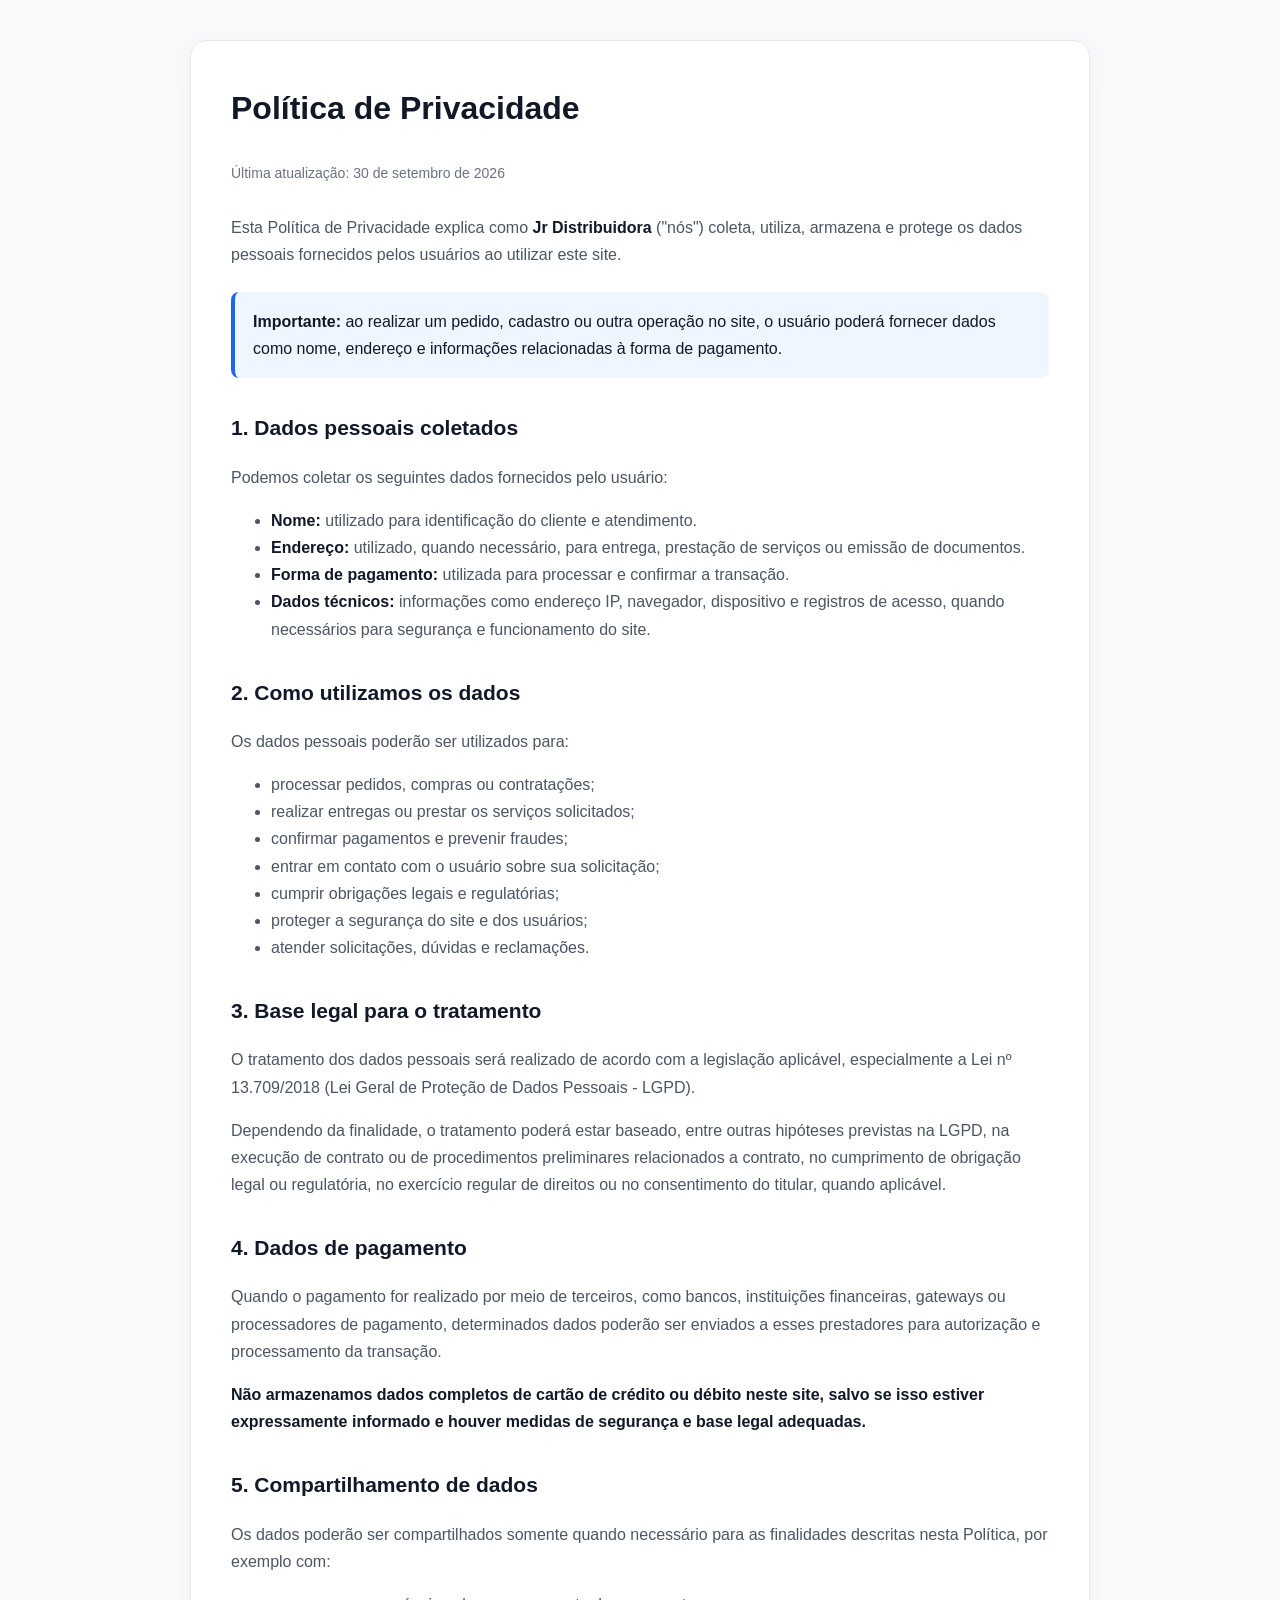
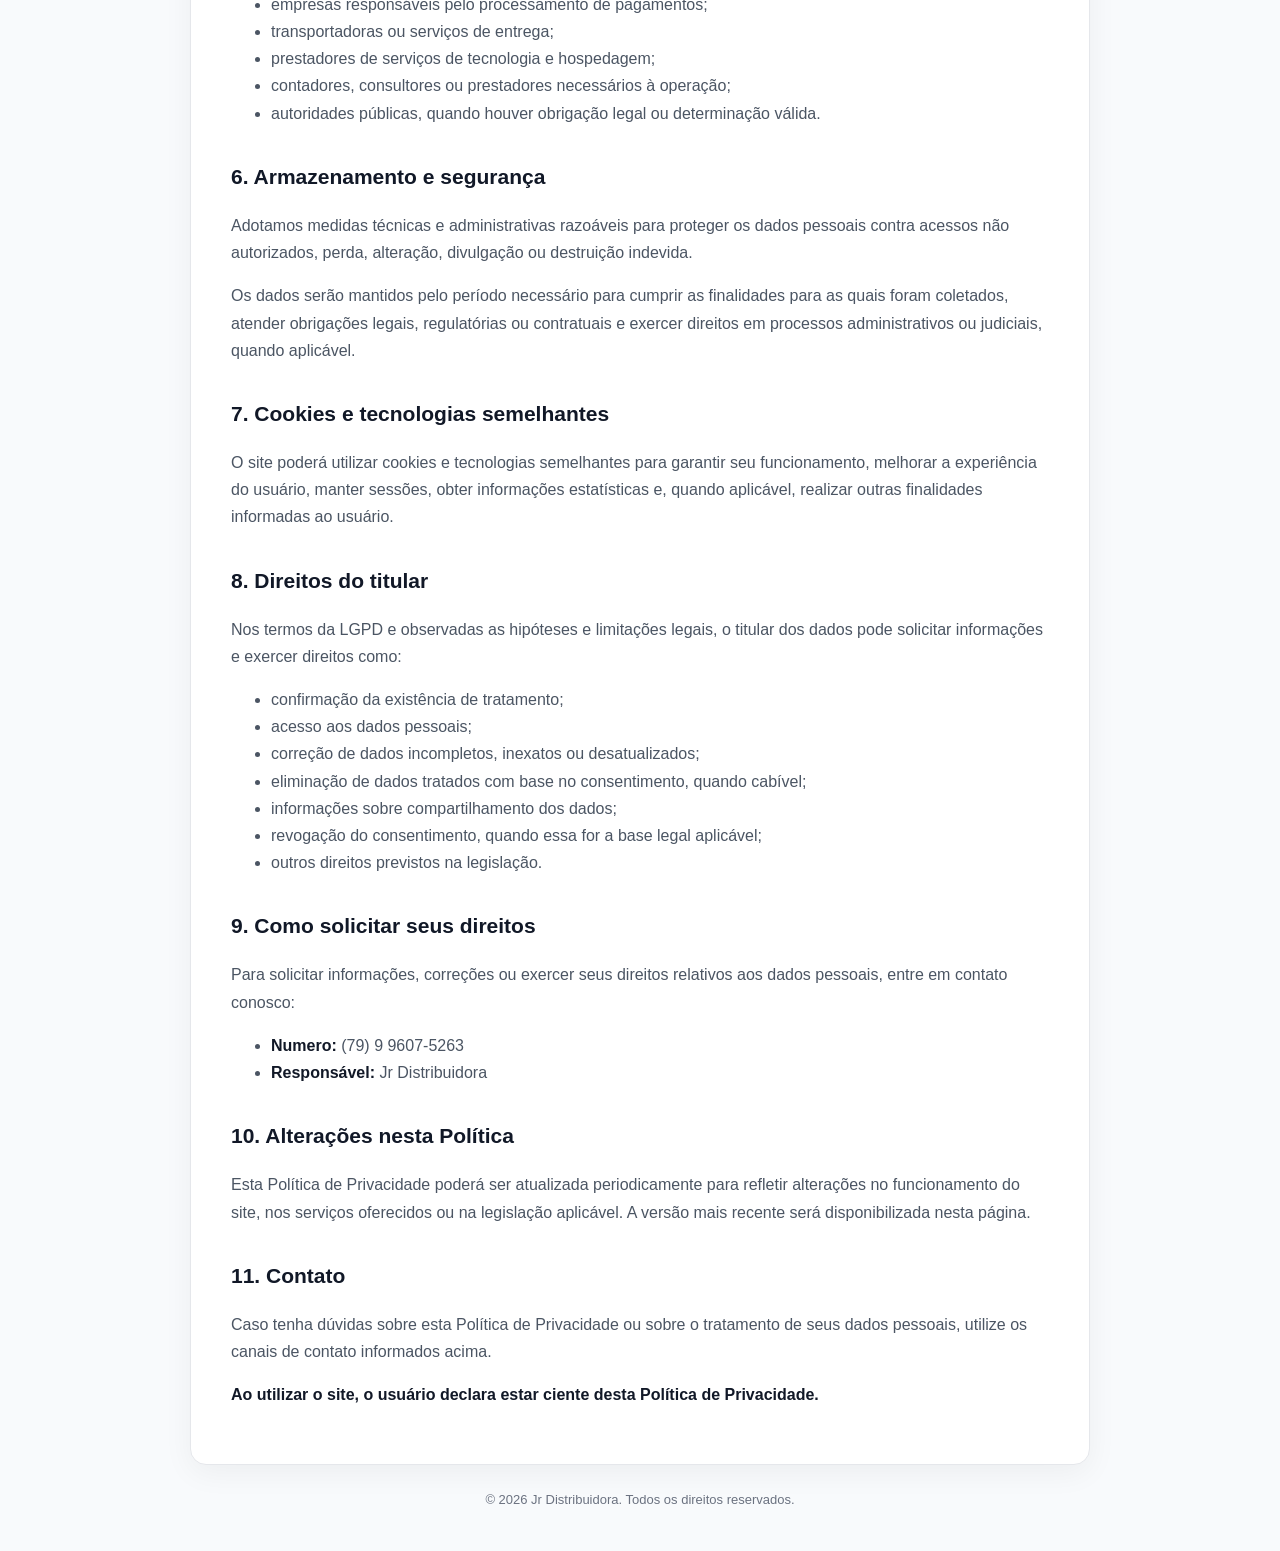
<file: politica-de-privacidade.html>
<!doctype html>
<html lang="pt-BR">
  <head>
    <meta charset="UTF-8" />
    <meta name="viewport" content="width=device-width, initial-scale=1.0" />
    <title>Política de Privacidade</title>
    <meta name="description" content="Política de Privacidade do site." />
    <style>
      :root {
        --primary: #111827;
        --secondary: #4b5563;
        --background: #f8fafc;
        --card: #ffffff;
        --border: #e5e7eb;
        --accent: #2563eb;
      }

      * {
        box-sizing: border-box;
      }

      body {
        margin: 0;
        font-family: Arial, Helvetica, sans-serif;
        line-height: 1.7;
        color: var(--primary);
        background: var(--background);
      }

      .container {
        width: min(900px, calc(100% - 32px));
        margin: 40px auto;
      }

      .card {
        background: var(--card);
        border: 1px solid var(--border);
        border-radius: 16px;
        padding: 40px;
        box-shadow: 0 8px 30px rgba(0, 0, 0, 0.05);
      }

      h1 {
        margin-top: 0;
        font-size: 32px;
      }

      h2 {
        margin-top: 32px;
        font-size: 21px;
      }

      p,
      li {
        color: var(--secondary);
      }

      strong {
        color: var(--primary);
      }

      a {
        color: var(--accent);
      }

      .updated {
        color: #6b7280;
        font-size: 14px;
        margin-bottom: 28px;
      }

      .notice {
        background: #eff6ff;
        border-left: 4px solid var(--accent);
        padding: 16px 18px;
        border-radius: 8px;
        margin: 24px 0;
      }

      footer {
        text-align: center;
        color: #6b7280;
        font-size: 13px;
        margin-top: 24px;
      }

      @media (max-width: 600px) {
        .card {
          padding: 24px 20px;
        }

        h1 {
          font-size: 27px;
        }
      }
    </style>
  </head>
  <body>
    <main class="container">
      <article class="card">
        <h1>Política de Privacidade</h1>
        <p class="updated">Última atualização: 30 de setembro de 2026</p>

        <p>
          Esta Política de Privacidade explica como
          <strong>Jr Distribuidora</strong>
          ("nós") coleta, utiliza, armazena e protege os dados pessoais
          fornecidos pelos usuários ao utilizar este site.
        </p>

        <div class="notice">
          <strong>Importante:</strong> ao realizar um pedido, cadastro ou outra
          operação no site, o usuário poderá fornecer dados como nome, endereço
          e informações relacionadas à forma de pagamento.
        </div>

        <h2>1. Dados pessoais coletados</h2>
        <p>Podemos coletar os seguintes dados fornecidos pelo usuário:</p>
        <ul>
          <li>
            <strong>Nome:</strong> utilizado para identificação do cliente e
            atendimento.
          </li>
          <li>
            <strong>Endereço:</strong> utilizado, quando necessário, para
            entrega, prestação de serviços ou emissão de documentos.
          </li>
          <li>
            <strong>Forma de pagamento:</strong> utilizada para processar e
            confirmar a transação.
          </li>
          <li>
            <strong>Dados técnicos:</strong> informações como endereço IP,
            navegador, dispositivo e registros de acesso, quando necessários
            para segurança e funcionamento do site.
          </li>
        </ul>

        <h2>2. Como utilizamos os dados</h2>
        <p>Os dados pessoais poderão ser utilizados para:</p>
        <ul>
          <li>processar pedidos, compras ou contratações;</li>
          <li>realizar entregas ou prestar os serviços solicitados;</li>
          <li>confirmar pagamentos e prevenir fraudes;</li>
          <li>entrar em contato com o usuário sobre sua solicitação;</li>
          <li>cumprir obrigações legais e regulatórias;</li>
          <li>proteger a segurança do site e dos usuários;</li>
          <li>atender solicitações, dúvidas e reclamações.</li>
        </ul>

        <h2>3. Base legal para o tratamento</h2>
        <p>
          O tratamento dos dados pessoais será realizado de acordo com a
          legislação aplicável, especialmente a Lei nº 13.709/2018 (Lei Geral de
          Proteção de Dados Pessoais - LGPD).
        </p>
        <p>
          Dependendo da finalidade, o tratamento poderá estar baseado, entre
          outras hipóteses previstas na LGPD, na execução de contrato ou de
          procedimentos preliminares relacionados a contrato, no cumprimento de
          obrigação legal ou regulatória, no exercício regular de direitos ou no
          consentimento do titular, quando aplicável.
        </p>

        <h2>4. Dados de pagamento</h2>
        <p>
          Quando o pagamento for realizado por meio de terceiros, como bancos,
          instituições financeiras, gateways ou processadores de pagamento,
          determinados dados poderão ser enviados a esses prestadores para
          autorização e processamento da transação.
        </p>
        <p>
          <strong
            >Não armazenamos dados completos de cartão de crédito ou débito
            neste site, salvo se isso estiver expressamente informado e houver
            medidas de segurança e base legal adequadas.</strong
          >
        </p>

        <h2>5. Compartilhamento de dados</h2>
        <p>
          Os dados poderão ser compartilhados somente quando necessário para as
          finalidades descritas nesta Política, por exemplo com:
        </p>
        <ul>
          <li>empresas responsáveis pelo processamento de pagamentos;</li>
          <li>transportadoras ou serviços de entrega;</li>
          <li>prestadores de serviços de tecnologia e hospedagem;</li>
          <li>
            contadores, consultores ou prestadores necessários à operação;
          </li>
          <li>
            autoridades públicas, quando houver obrigação legal ou determinação
            válida.
          </li>
        </ul>

        <h2>6. Armazenamento e segurança</h2>
        <p>
          Adotamos medidas técnicas e administrativas razoáveis para proteger os
          dados pessoais contra acessos não autorizados, perda, alteração,
          divulgação ou destruição indevida.
        </p>
        <p>
          Os dados serão mantidos pelo período necessário para cumprir as
          finalidades para as quais foram coletados, atender obrigações legais,
          regulatórias ou contratuais e exercer direitos em processos
          administrativos ou judiciais, quando aplicável.
        </p>

        <h2>7. Cookies e tecnologias semelhantes</h2>
        <p>
          O site poderá utilizar cookies e tecnologias semelhantes para garantir
          seu funcionamento, melhorar a experiência do usuário, manter sessões,
          obter informações estatísticas e, quando aplicável, realizar outras
          finalidades informadas ao usuário.
        </p>

        <h2>8. Direitos do titular</h2>
        <p>
          Nos termos da LGPD e observadas as hipóteses e limitações legais, o
          titular dos dados pode solicitar informações e exercer direitos como:
        </p>
        <ul>
          <li>confirmação da existência de tratamento;</li>
          <li>acesso aos dados pessoais;</li>
          <li>correção de dados incompletos, inexatos ou desatualizados;</li>
          <li>
            eliminação de dados tratados com base no consentimento, quando
            cabível;
          </li>
          <li>informações sobre compartilhamento dos dados;</li>
          <li>
            revogação do consentimento, quando essa for a base legal aplicável;
          </li>
          <li>outros direitos previstos na legislação.</li>
        </ul>

        <h2>9. Como solicitar seus direitos</h2>
        <p>
          Para solicitar informações, correções ou exercer seus direitos
          relativos aos dados pessoais, entre em contato conosco:
        </p>
        <ul>
          <li><strong>Numero:</strong> (79) 9 9607-5263</li>
          <li><strong>Responsável:</strong> Jr Distribuidora</li>
        </ul>

        <h2>10. Alterações nesta Política</h2>
        <p>
          Esta Política de Privacidade poderá ser atualizada periodicamente para
          refletir alterações no funcionamento do site, nos serviços oferecidos
          ou na legislação aplicável. A versão mais recente será disponibilizada
          nesta página.
        </p>

        <h2>11. Contato</h2>
        <p>
          Caso tenha dúvidas sobre esta Política de Privacidade ou sobre o
          tratamento de seus dados pessoais, utilize os canais de contato
          informados acima.
        </p>

        <p>
          <strong
            >Ao utilizar o site, o usuário declara estar ciente desta Política
            de Privacidade.</strong
          >
        </p>
      </article>

      <footer>© 2026 Jr Distribuidora. Todos os direitos reservados.</footer>
    </main>
  </body>
</html>
</file>
